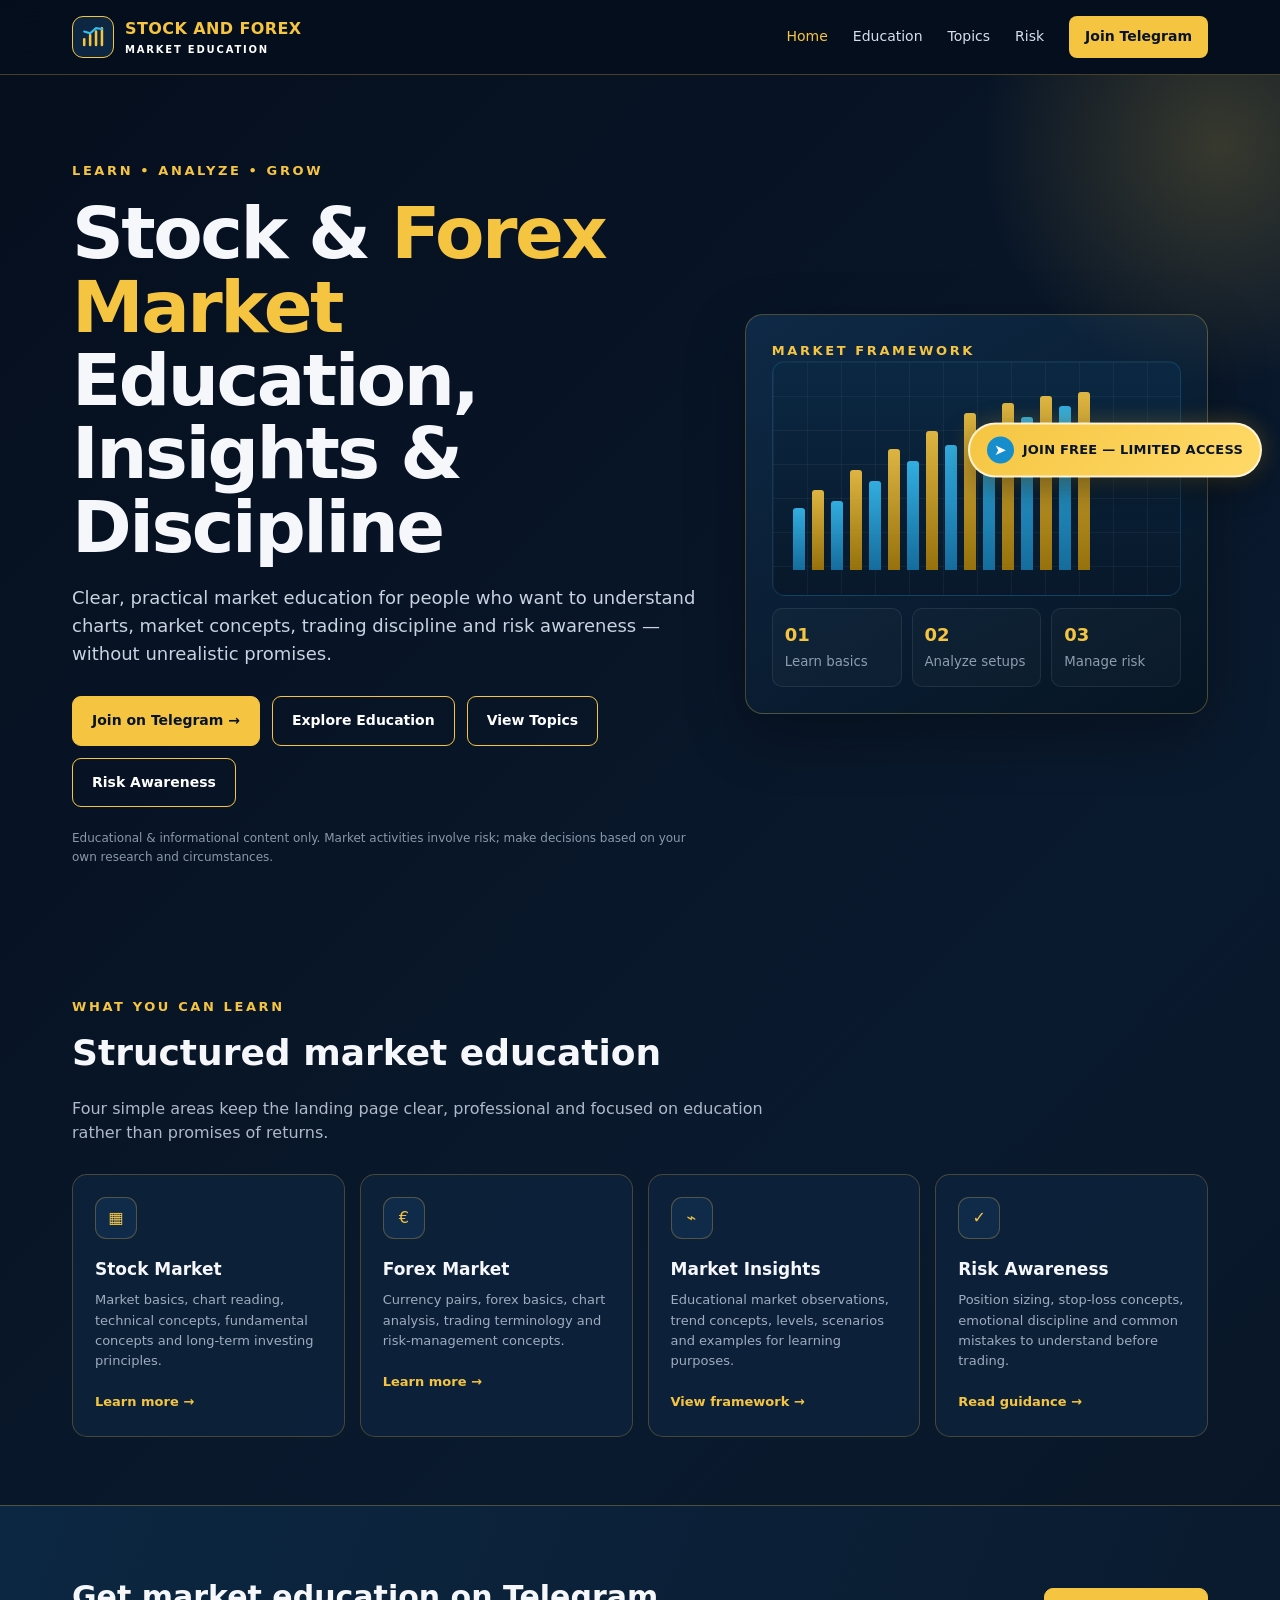
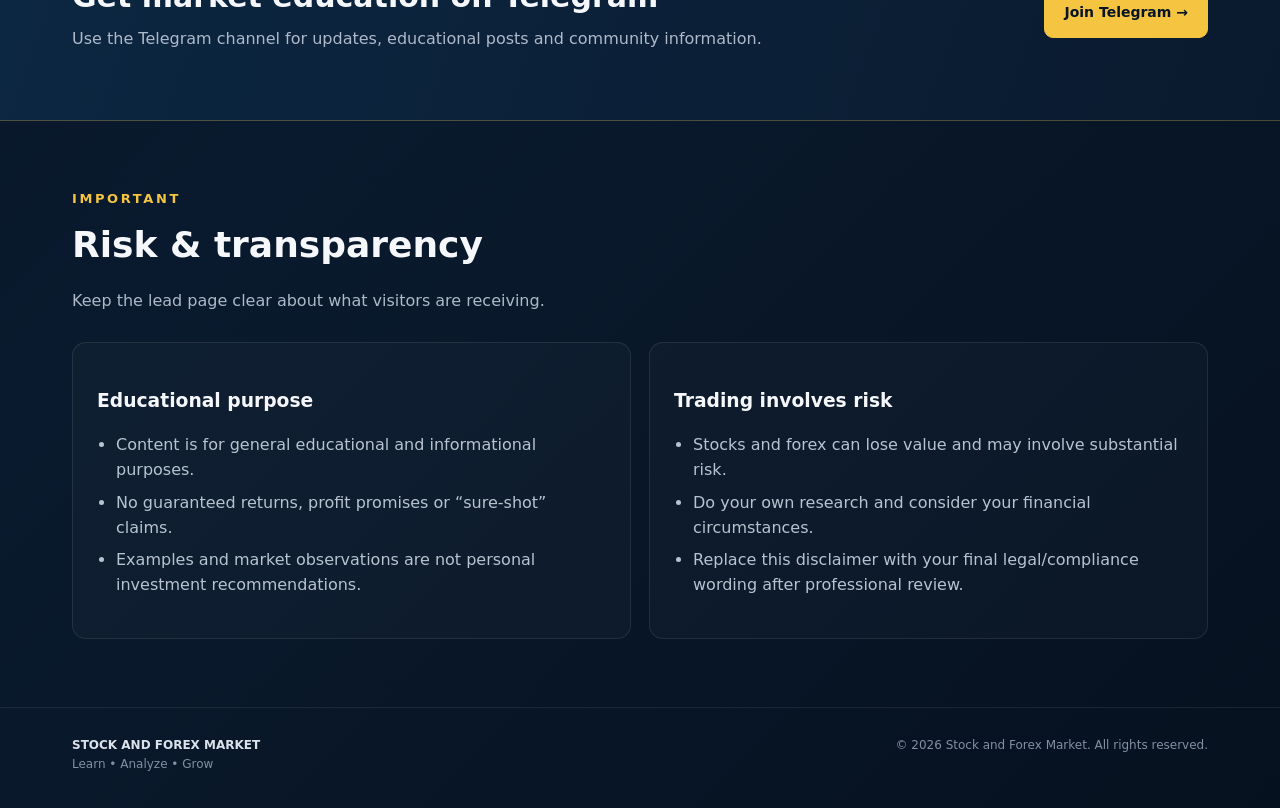
<file: index.html>
<!DOCTYPE html>
<html lang="en">
<head>
  <meta charset="UTF-8">
  <meta name="viewport" content="width=device-width, initial-scale=1.0">
  <meta name="description" content="Stock and Forex Market — educational content, market insights, trading discipline and risk awareness.">
  <meta name="robots" content="index,follow">
  <title>Stock and Forex Market | Learn • Analyze • Grow</title>
  <style>
    :root{
      --navy:#071426;--navy2:#0b1d34;--gold:#f5c542;--gold2:#ffdb63;
      --text:#f5f7fb;--muted:#aeb9c9;--line:rgba(245,197,66,.28);
      --card:rgba(14,35,60,.82);--cyan:#36bdf2;
    }
    *{box-sizing:border-box} html{scroll-behavior:smooth}
    body{margin:0;font-family:Inter,system-ui,-apple-system,Segoe UI,Roboto,Arial,sans-serif;background:linear-gradient(135deg,#050e1d,#0a1a2e 55%,#06111f);color:var(--text);line-height:1.55}
    a{text-decoration:none;color:inherit}.wrap{max-width:1180px;margin:auto;padding:0 22px}
    header{position:sticky;top:0;z-index:20;background:rgba(5,14,29,.93);backdrop-filter:blur(14px);border-bottom:1px solid var(--line)}
    .nav{height:74px;display:flex;align-items:center;justify-content:space-between;gap:20px}
    .brand{display:flex;align-items:center;gap:11px;font-weight:900;letter-spacing:.4px}
    .logo{width:42px;height:42px;border:1px solid var(--gold);border-radius:11px;display:grid;place-items:center;background:#0d2642}
    .logo svg{width:27px}.brand span{color:var(--gold)}.brand small{display:block;color:#fff;font-size:10px;letter-spacing:1.8px;font-weight:700}
    nav{display:flex;gap:25px;align-items:center;font-size:14px;color:#d7dfeb} nav a:hover,nav a.active{color:var(--gold)}
    .nav-cta{padding:10px 16px;border-radius:8px;background:var(--gold);color:#081323;font-weight:800}
    .hero{padding:86px 0 62px;position:relative;overflow:hidden}
    .hero:before{content:"";position:absolute;width:500px;height:500px;border-radius:50%;right:-190px;top:-180px;background:radial-gradient(circle,rgba(245,197,66,.20),transparent 68%)}
    .grid{display:grid;grid-template-columns:1.15fr .85fr;gap:46px;align-items:center}
    .eyebrow{color:var(--gold);font-size:13px;font-weight:900;letter-spacing:2.6px;text-transform:uppercase}
    h1{font-size:clamp(42px,6vw,72px);line-height:1.02;margin:16px 0 20px;letter-spacing:-2.5px}
    h1 span{color:var(--gold)} .lead{font-size:18px;color:#c9d2df;max-width:650px}
    .buttons{display:flex;flex-wrap:wrap;gap:12px;margin:28px 0 22px}
    .btn{display:inline-flex;align-items:center;justify-content:center;gap:9px;padding:13px 19px;border-radius:9px;border:1px solid var(--gold);font-weight:800;font-size:14px;transition:.2s}
    .btn.primary{background:var(--gold);color:#071426}.btn.secondary{background:transparent;color:#fff}.btn:hover{transform:translateY(-2px);box-shadow:0 10px 30px rgba(0,0,0,.22)}
    .micro{font-size:12px;color:#8998aa}
    .hero-card{background:linear-gradient(150deg,rgba(15,43,72,.96),rgba(6,20,35,.96));border:1px solid var(--line);border-radius:18px;padding:26px;box-shadow:0 20px 60px rgba(0,0,0,.3)}
    .chart{height:235px;position:relative;border-radius:13px;background:linear-gradient(180deg,#0b2843,#08182a);overflow:hidden;border:1px solid rgba(54,189,242,.18)}
    .chart:before{content:"";position:absolute;inset:0;background-image:linear-gradient(rgba(255,255,255,.045) 1px,transparent 1px),linear-gradient(90deg,rgba(255,255,255,.045) 1px,transparent 1px);background-size:34px 34px}
    .bars{position:absolute;inset:30px 20px 25px;display:flex;align-items:end;gap:7px}
    .bar{width:12px;border-radius:3px 3px 0 0;background:linear-gradient(#36bdf2,#1675a8);opacity:.9}
    .bar:nth-child(2n){background:linear-gradient(#f5c542,#a67a08)} 
    .stat-row{display:grid;grid-template-columns:repeat(3,1fr);gap:10px;margin-top:12px}
    .stat{padding:12px;border:1px solid rgba(255,255,255,.08);border-radius:10px;background:rgba(255,255,255,.025)}
    .stat b{display:block;color:var(--gold);font-size:18px}.stat small{color:#8e9caf}
    section{padding:68px 0}.section-head{max-width:720px;margin-bottom:28px}.section-head h2{font-size:36px;margin:8px 0 8px}.section-head p{color:var(--muted)}
    .cards{display:grid;grid-template-columns:repeat(4,1fr);gap:15px}.card{background:var(--card);border:1px solid rgba(245,197,66,.24);border-radius:15px;padding:22px;min-height:205px}
    .icon{width:42px;height:42px;border-radius:11px;display:grid;place-items:center;background:#102b49;border:1px solid var(--line);color:var(--gold);margin-bottom:17px}
    .card h3{margin:0 0 8px;font-size:17px}.card p{color:#9eacbe;font-size:13px;margin:0 0 18px}.text-link{color:var(--gold);font-size:13px;font-weight:800}
    .band{background:linear-gradient(110deg,#0c2742,#0a1a2e);border-top:1px solid var(--line);border-bottom:1px solid var(--line)}
    .band-inner{display:flex;align-items:center;justify-content:space-between;gap:30px}.band h2{margin:0 0 7px;font-size:30px}.band p{margin:0;color:#aeb9c9}
    .risk{display:grid;grid-template-columns:1fr 1fr;gap:18px}.risk .box{padding:24px;border:1px solid rgba(255,255,255,.09);border-radius:14px;background:rgba(255,255,255,.025)}
    .risk ul{padding-left:19px;color:#b8c3d0}.risk li{margin:8px 0}
    footer{padding:28px 0 35px;border-top:1px solid rgba(255,255,255,.08);color:#8190a3;font-size:12px}
    .foot{display:flex;justify-content:space-between;gap:20px}.foot strong{color:#dbe2eb}
    @media(max-width:900px){.grid,.risk{grid-template-columns:1fr}.cards{grid-template-columns:repeat(2,1fr)}nav{display:none}.hero{padding-top:60px}}
    @media(max-width:560px){.cards{grid-template-columns:1fr}.band-inner,.foot{flex-direction:column;align-items:flex-start}.stat-row{grid-template-columns:1fr}}
  
/* Fixed Telegram CTA */
.floating-telegram{position:fixed;right:18px;top:50%;transform:translateY(-50%);z-index:9999;display:flex;align-items:center;gap:9px;padding:12px 17px;border-radius:999px;background:linear-gradient(135deg,#f5c542,#ffd968);color:#071426;border:2px solid rgba(255,255,255,.75);box-shadow:0 10px 30px rgba(0,0,0,.42),0 0 22px rgba(245,197,66,.28);font-weight:900;font-size:13px;letter-spacing:.2px;white-space:nowrap;transition:transform .2s ease,box-shadow .2s ease}
.floating-telegram:hover{transform:translateY(-50%) scale(1.04);box-shadow:0 14px 36px rgba(0,0,0,.5),0 0 28px rgba(245,197,66,.4)}
.floating-telegram .tg-icon{width:27px;height:27px;border-radius:50%;display:grid;place-items:center;background:#168dcc;color:white;font-size:15px}
@media(max-width:600px){.floating-telegram{right:10px;padding:10px 13px;font-size:12px}.floating-telegram .tg-icon{width:25px;height:25px}}

</style>
<!-- Meta Pixel -->
<script>
!function(f,b,e,v,n,t,s)
{if(f.fbq)return;n=f.fbq=function(){n.callMethod?
n.callMethod.apply(n,arguments):n.queue.push(arguments)};
if(!f._fbq)f._fbq=n;n.push=n;n.loaded=!0;n.version='2.0';
n.queue=[];t=b.createElement(e);t.async=!0;
t.src=v;s=b.getElementsByTagName(e)[0];
s.parentNode.insertBefore(t,s)}(window, document,'script',
'https://connect.facebook.net/en_US/fbevents.js');
fbq('init', '913696314867806');
fbq('track', 'PageView');
</script>
<noscript><img height="1" width="1" style="display:none"
src="https://www.facebook.com/tr?id=913696314867806&ev=PageView&noscript=1"/></noscript>
<!-- End Meta Pixel -->
</head>
<body>
<a class="floating-telegram" href="https://t.me/+6d7vD8M3n5Q0MDZl" target="_blank" rel="noopener" onclick="if(window.fbq){fbq('track','Lead');}"><span class="tg-icon">➤</span><span>JOIN FREE — LIMITED ACCESS</span></a>
<header>
  <div class="wrap nav">
    <a class="brand" href="index.html">
      <div class="logo"><svg viewBox="0 0 32 32" fill="none"><path d="M5 25V18M12 25V13M19 25V9M26 25V5" stroke="#f5c542" stroke-width="3" stroke-linecap="round"/><path d="M5 9l7 2 7-6 7 1" stroke="#36bdf2" stroke-width="2.5" stroke-linecap="round"/></svg></div>
      <div><span>STOCK AND FOREX</span><small>MARKET EDUCATION</small></div>
    </a>
    <nav><a class="active" href="index.html">Home</a><a href="education.html">Education</a><a href="#topics">Topics</a><a href="#risk">Risk</a><a class="nav-cta" href="https://t.me/+6d7vD8M3n5Q0MDZl" target="_blank" rel="noopener">Join Telegram</a></nav>
  </div>
</header>

<main>
<section class="hero">
  <div class="wrap grid">
    <div>
      <div class="eyebrow">Learn • Analyze • Grow</div>
      <h1>Stock &amp; <span>Forex Market</span><br>Education, Insights &amp; Discipline</h1>
      <p class="lead">Clear, practical market education for people who want to understand charts, market concepts, trading discipline and risk awareness — without unrealistic promises.</p>
      <div class="buttons">
        <a class="btn primary" href="https://t.me/+6d7vD8M3n5Q0MDZl" target="_blank" rel="noopener">Join on Telegram →</a>
        <a class="btn secondary" href="education.html">Explore Education</a>
        <a class="btn secondary" href="#topics">View Topics</a>
        <a class="btn secondary" href="#risk">Risk Awareness</a>
      </div>
      <div class="micro">Educational &amp; informational content only. Market activities involve risk; make decisions based on your own research and circumstances.</div>
    </div>
    <div class="hero-card">
      <div class="eyebrow">Market Framework</div>
      <div class="chart">
        <div class="bars">
          <i class="bar" style="height:35%"></i><i class="bar" style="height:45%"></i><i class="bar" style="height:39%"></i><i class="bar" style="height:56%"></i><i class="bar" style="height:50%"></i><i class="bar" style="height:68%"></i><i class="bar" style="height:61%"></i><i class="bar" style="height:78%"></i><i class="bar" style="height:70%"></i><i class="bar" style="height:88%"></i><i class="bar" style="height:80%"></i><i class="bar" style="height:94%"></i><i class="bar" style="height:86%"></i><i class="bar" style="height:98%"></i><i class="bar" style="height:92%"></i><i class="bar" style="height:100%"></i>
        </div>
      </div>
      <div class="stat-row">
        <div class="stat"><b>01</b><small>Learn basics</small></div>
        <div class="stat"><b>02</b><small>Analyze setups</small></div>
        <div class="stat"><b>03</b><small>Manage risk</small></div>
      </div>
    </div>
  </div>
</section>

<section id="topics">
  <div class="wrap">
    <div class="section-head"><div class="eyebrow">What you can learn</div><h2>Structured market education</h2><p>Four simple areas keep the landing page clear, professional and focused on education rather than promises of returns.</p></div>
    <div class="cards">
      <article class="card"><div class="icon">▦</div><h3>Stock Market</h3><p>Market basics, chart reading, technical concepts, fundamental concepts and long-term investing principles.</p><a class="text-link" href="education.html#stocks">Learn more →</a></article>
      <article class="card"><div class="icon">€</div><h3>Forex Market</h3><p>Currency pairs, forex basics, chart analysis, trading terminology and risk-management concepts.</p><a class="text-link" href="education.html#forex">Learn more →</a></article>
      <article class="card"><div class="icon">⌁</div><h3>Market Insights</h3><p>Educational market observations, trend concepts, levels, scenarios and examples for learning purposes.</p><a class="text-link" href="education.html#insights">View framework →</a></article>
      <article class="card"><div class="icon">✓</div><h3>Risk Awareness</h3><p>Position sizing, stop-loss concepts, emotional discipline and common mistakes to understand before trading.</p><a class="text-link" href="education.html#risk">Read guidance →</a></article>
    </div>
  </div>
</section>

<section class="band">
  <div class="wrap band-inner">
    <div><h2>Get market education on Telegram</h2><p>Use the Telegram channel for updates, educational posts and community information.</p></div>
    <a class="btn primary" href="https://t.me/+6d7vD8M3n5Q0MDZl" target="_blank" rel="noopener">Join Telegram →</a>
  </div>
</section>

<section id="risk">
  <div class="wrap">
    <div class="section-head"><div class="eyebrow">Important</div><h2>Risk &amp; transparency</h2><p>Keep the lead page clear about what visitors are receiving.</p></div>
    <div class="risk">
      <div class="box"><h3>Educational purpose</h3><ul><li>Content is for general educational and informational purposes.</li><li>No guaranteed returns, profit promises or “sure-shot” claims.</li><li>Examples and market observations are not personal investment recommendations.</li></ul></div>
      <div class="box"><h3>Trading involves risk</h3><ul><li>Stocks and forex can lose value and may involve substantial risk.</li><li>Do your own research and consider your financial circumstances.</li><li>Replace this disclaimer with your final legal/compliance wording after professional review.</li></ul></div>
    </div>
  </div>
</section>
</main>

<footer>
  <div class="wrap foot"><div><strong>STOCK AND FOREX MARKET</strong><br>Learn • Analyze • Grow</div><div>© 2026 Stock and Forex Market. All rights reserved.</div></div>
</footer>
</body>
</html>
</file>
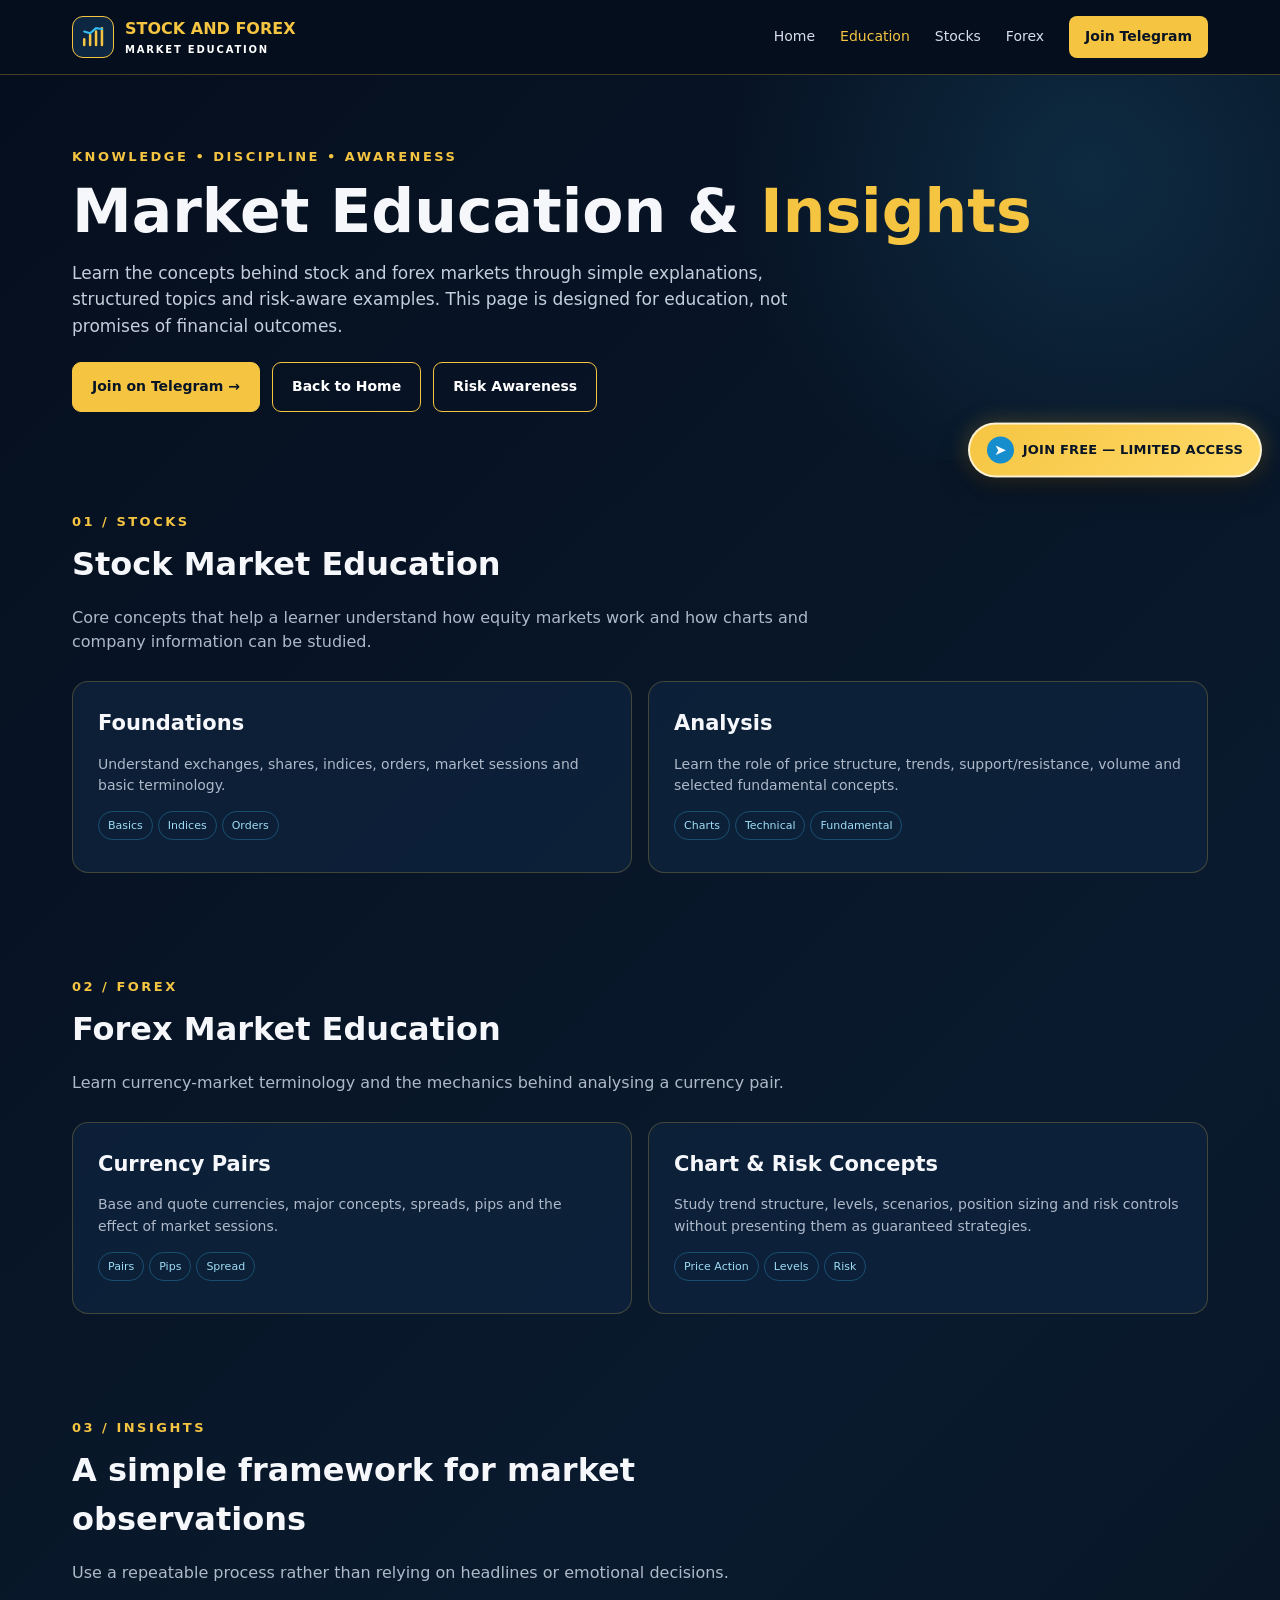
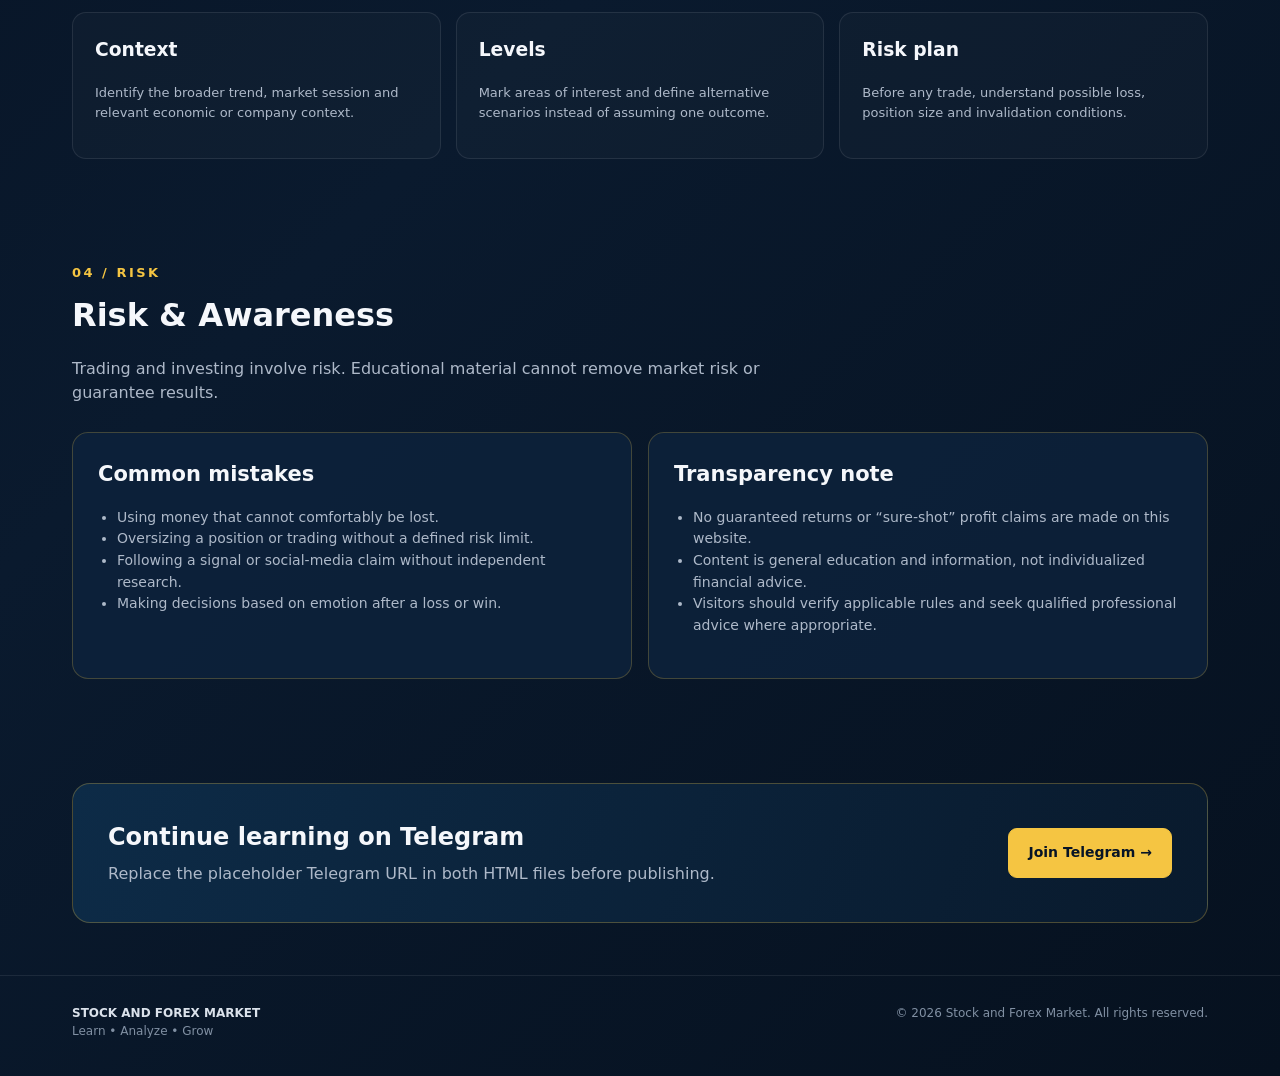
<file: education.html>
<!DOCTYPE html>
<html lang="en">
<head>
  <meta charset="UTF-8">
  <meta name="viewport" content="width=device-width, initial-scale=1.0">
  <meta name="description" content="Stock and Forex Market education topics and risk awareness.">
  <title>Education | Stock and Forex Market</title>
  <style>
    :root{--navy:#071426;--navy2:#0b1d34;--gold:#f5c542;--text:#f5f7fb;--muted:#aeb9c9;--line:rgba(245,197,66,.28);--card:rgba(14,35,60,.82);--cyan:#36bdf2}
    *{box-sizing:border-box}body{margin:0;font-family:Inter,system-ui,-apple-system,Segoe UI,Roboto,Arial,sans-serif;background:linear-gradient(135deg,#050e1d,#0a1a2e 55%,#06111f);color:var(--text);line-height:1.55}a{text-decoration:none;color:inherit}.wrap{max-width:1180px;margin:auto;padding:0 22px}
    header{position:sticky;top:0;z-index:20;background:rgba(5,14,29,.93);backdrop-filter:blur(14px);border-bottom:1px solid var(--line)}.nav{height:74px;display:flex;align-items:center;justify-content:space-between}.brand{display:flex;align-items:center;gap:11px;font-weight:900}.logo{width:42px;height:42px;border:1px solid var(--gold);border-radius:11px;display:grid;place-items:center;background:#0d2642}.logo svg{width:27px}.brand span{color:var(--gold)}.brand small{display:block;color:#fff;font-size:10px;letter-spacing:1.8px}nav{display:flex;gap:25px;align-items:center;font-size:14px;color:#d7dfeb}nav a:hover,nav a.active{color:var(--gold)}.nav-cta{padding:10px 16px;border-radius:8px;background:var(--gold);color:#081323;font-weight:800}
    .hero{padding:72px 0 48px;background:radial-gradient(circle at 85% 25%,rgba(54,189,242,.13),transparent 32%)}.eyebrow{color:var(--gold);font-size:13px;font-weight:900;letter-spacing:2.5px;text-transform:uppercase}h1{font-size:clamp(38px,5vw,60px);line-height:1.05;margin:13px 0}.hero p{max-width:720px;color:#c5cfdb;font-size:17px}.buttons{display:flex;gap:12px;flex-wrap:wrap;margin-top:23px}.btn{display:inline-flex;align-items:center;justify-content:center;padding:13px 19px;border-radius:9px;border:1px solid var(--gold);font-weight:800;font-size:14px}.primary{background:var(--gold);color:#071426}.secondary{color:#fff;background:transparent}
    section{padding:52px 0}.section-head{max-width:760px;margin-bottom:26px}.section-head h2{font-size:32px;margin:8px 0}.section-head p{color:var(--muted)}.topic-grid{display:grid;grid-template-columns:1fr 1fr;gap:16px}.topic{background:var(--card);border:1px solid rgba(245,197,66,.23);border-radius:16px;padding:25px}.topic h3{font-size:21px;margin:0 0 10px}.topic p,.topic li{color:#aeb9c9;font-size:14px}.topic ul{padding-left:19px}.tag{display:inline-block;margin:0 5px 7px 0;padding:5px 9px;border-radius:20px;border:1px solid rgba(54,189,242,.3);color:#9eddf5;font-size:11px}
    .risk{display:grid;grid-template-columns:repeat(3,1fr);gap:15px}.riskbox{padding:22px;border-radius:14px;border:1px solid rgba(255,255,255,.09);background:rgba(255,255,255,.025)}.riskbox h3{margin-top:0}.riskbox p{color:#aeb9c9;font-size:13px}.cta{padding:35px;border:1px solid var(--line);border-radius:18px;background:linear-gradient(110deg,#0d2b47,#091a2d);display:flex;align-items:center;justify-content:space-between;gap:25px}.cta h2{margin:0 0 6px}.cta p{margin:0;color:#aeb9c9}
    footer{padding:28px 0 35px;border-top:1px solid rgba(255,255,255,.08);color:#8190a3;font-size:12px}.foot{display:flex;justify-content:space-between;gap:20px}.foot strong{color:#dbe2eb}@media(max-width:800px){nav{display:none}.topic-grid,.risk{grid-template-columns:1fr}.cta,.foot{flex-direction:column;align-items:flex-start}}
  
/* Fixed Telegram CTA */
.floating-telegram{position:fixed;right:18px;top:50%;transform:translateY(-50%);z-index:9999;display:flex;align-items:center;gap:9px;padding:12px 17px;border-radius:999px;background:linear-gradient(135deg,#f5c542,#ffd968);color:#071426;border:2px solid rgba(255,255,255,.75);box-shadow:0 10px 30px rgba(0,0,0,.42),0 0 22px rgba(245,197,66,.28);font-weight:900;font-size:13px;letter-spacing:.2px;white-space:nowrap;transition:transform .2s ease,box-shadow .2s ease}
.floating-telegram:hover{transform:translateY(-50%) scale(1.04);box-shadow:0 14px 36px rgba(0,0,0,.5),0 0 28px rgba(245,197,66,.4)}
.floating-telegram .tg-icon{width:27px;height:27px;border-radius:50%;display:grid;place-items:center;background:#168dcc;color:white;font-size:15px}
@media(max-width:600px){.floating-telegram{right:10px;padding:10px 13px;font-size:12px}.floating-telegram .tg-icon{width:25px;height:25px}}

</style>
<!-- Meta Pixel -->
<script>
!function(f,b,e,v,n,t,s)
{if(f.fbq)return;n=f.fbq=function(){n.callMethod?
n.callMethod.apply(n,arguments):n.queue.push(arguments)};
if(!f._fbq)f._fbq=n;n.push=n;n.loaded=!0;n.version='2.0';
n.queue=[];t=b.createElement(e);t.async=!0;
t.src=v;s=b.getElementsByTagName(e)[0];
s.parentNode.insertBefore(t,s)}(window, document,'script',
'https://connect.facebook.net/en_US/fbevents.js');
fbq('init', '913696314867806');
fbq('track', 'PageView');
</script>
<noscript><img height="1" width="1" style="display:none"
src="https://www.facebook.com/tr?id=913696314867806&ev=PageView&noscript=1"/></noscript>
<!-- End Meta Pixel -->
</head>
<body>
<a class="floating-telegram" href="https://t.me/+6d7vD8M3n5Q0MDZl" target="_blank" rel="noopener" onclick="if(window.fbq){fbq('track','Lead');}"><span class="tg-icon">➤</span><span>JOIN FREE — LIMITED ACCESS</span></a>
<header><div class="wrap nav">
  <a class="brand" href="index.html"><div class="logo"><svg viewBox="0 0 32 32" fill="none"><path d="M5 25V18M12 25V13M19 25V9M26 25V5" stroke="#f5c542" stroke-width="3" stroke-linecap="round"/><path d="M5 9l7 2 7-6 7 1" stroke="#36bdf2" stroke-width="2.5" stroke-linecap="round"/></svg></div><div><span>STOCK AND FOREX</span><small>MARKET EDUCATION</small></div></a>
  <nav><a href="index.html">Home</a><a class="active" href="education.html">Education</a><a href="#stocks">Stocks</a><a href="#forex">Forex</a><a class="nav-cta" href="https://t.me/+6d7vD8M3n5Q0MDZl" target="_blank" rel="noopener">Join Telegram</a></nav>
</div></header>

<main>
<section class="hero"><div class="wrap">
  <div class="eyebrow">Knowledge • Discipline • Awareness</div>
  <h1>Market Education &amp; <span style="color:#f5c542">Insights</span></h1>
  <p>Learn the concepts behind stock and forex markets through simple explanations, structured topics and risk-aware examples. This page is designed for education, not promises of financial outcomes.</p>
  <div class="buttons"><a class="btn primary" href="https://t.me/+6d7vD8M3n5Q0MDZl" target="_blank" rel="noopener">Join on Telegram →</a><a class="btn secondary" href="index.html">Back to Home</a><a class="btn secondary" href="#risk">Risk Awareness</a></div>
</div></section>

<section id="stocks"><div class="wrap">
  <div class="section-head"><div class="eyebrow">01 / Stocks</div><h2>Stock Market Education</h2><p>Core concepts that help a learner understand how equity markets work and how charts and company information can be studied.</p></div>
  <div class="topic-grid">
    <article class="topic"><h3>Foundations</h3><p>Understand exchanges, shares, indices, orders, market sessions and basic terminology.</p><span class="tag">Basics</span><span class="tag">Indices</span><span class="tag">Orders</span></article>
    <article class="topic"><h3>Analysis</h3><p>Learn the role of price structure, trends, support/resistance, volume and selected fundamental concepts.</p><span class="tag">Charts</span><span class="tag">Technical</span><span class="tag">Fundamental</span></article>
  </div>
</div></section>

<section id="forex"><div class="wrap">
  <div class="section-head"><div class="eyebrow">02 / Forex</div><h2>Forex Market Education</h2><p>Learn currency-market terminology and the mechanics behind analysing a currency pair.</p></div>
  <div class="topic-grid">
    <article class="topic"><h3>Currency Pairs</h3><p>Base and quote currencies, major concepts, spreads, pips and the effect of market sessions.</p><span class="tag">Pairs</span><span class="tag">Pips</span><span class="tag">Spread</span></article>
    <article class="topic"><h3>Chart &amp; Risk Concepts</h3><p>Study trend structure, levels, scenarios, position sizing and risk controls without presenting them as guaranteed strategies.</p><span class="tag">Price Action</span><span class="tag">Levels</span><span class="tag">Risk</span></article>
  </div>
</div></section>

<section id="insights"><div class="wrap">
  <div class="section-head"><div class="eyebrow">03 / Insights</div><h2>A simple framework for market observations</h2><p>Use a repeatable process rather than relying on headlines or emotional decisions.</p></div>
  <div class="risk">
    <div class="riskbox"><h3>Context</h3><p>Identify the broader trend, market session and relevant economic or company context.</p></div>
    <div class="riskbox"><h3>Levels</h3><p>Mark areas of interest and define alternative scenarios instead of assuming one outcome.</p></div>
    <div class="riskbox"><h3>Risk plan</h3><p>Before any trade, understand possible loss, position size and invalidation conditions.</p></div>
  </div>
</div></section>

<section id="risk"><div class="wrap">
  <div class="section-head"><div class="eyebrow">04 / Risk</div><h2>Risk &amp; Awareness</h2><p>Trading and investing involve risk. Educational material cannot remove market risk or guarantee results.</p></div>
  <div class="topic-grid">
    <article class="topic"><h3>Common mistakes</h3><ul><li>Using money that cannot comfortably be lost.</li><li>Oversizing a position or trading without a defined risk limit.</li><li>Following a signal or social-media claim without independent research.</li><li>Making decisions based on emotion after a loss or win.</li></ul></article>
    <article class="topic"><h3>Transparency note</h3><ul><li>No guaranteed returns or “sure-shot” profit claims are made on this website.</li><li>Content is general education and information, not individualized financial advice.</li><li>Visitors should verify applicable rules and seek qualified professional advice where appropriate.</li></ul></article>
  </div>
</div></section>

<section><div class="wrap"><div class="cta"><div><h2>Continue learning on Telegram</h2><p>Replace the placeholder Telegram URL in both HTML files before publishing.</p></div><a class="btn primary" href="https://t.me/+6d7vD8M3n5Q0MDZl" target="_blank" rel="noopener">Join Telegram →</a></div></div></section>
</main>

<footer><div class="wrap foot"><div><strong>STOCK AND FOREX MARKET</strong><br>Learn • Analyze • Grow</div><div>© 2026 Stock and Forex Market. All rights reserved.</div></div></footer>
</body>
</html>
</file>
